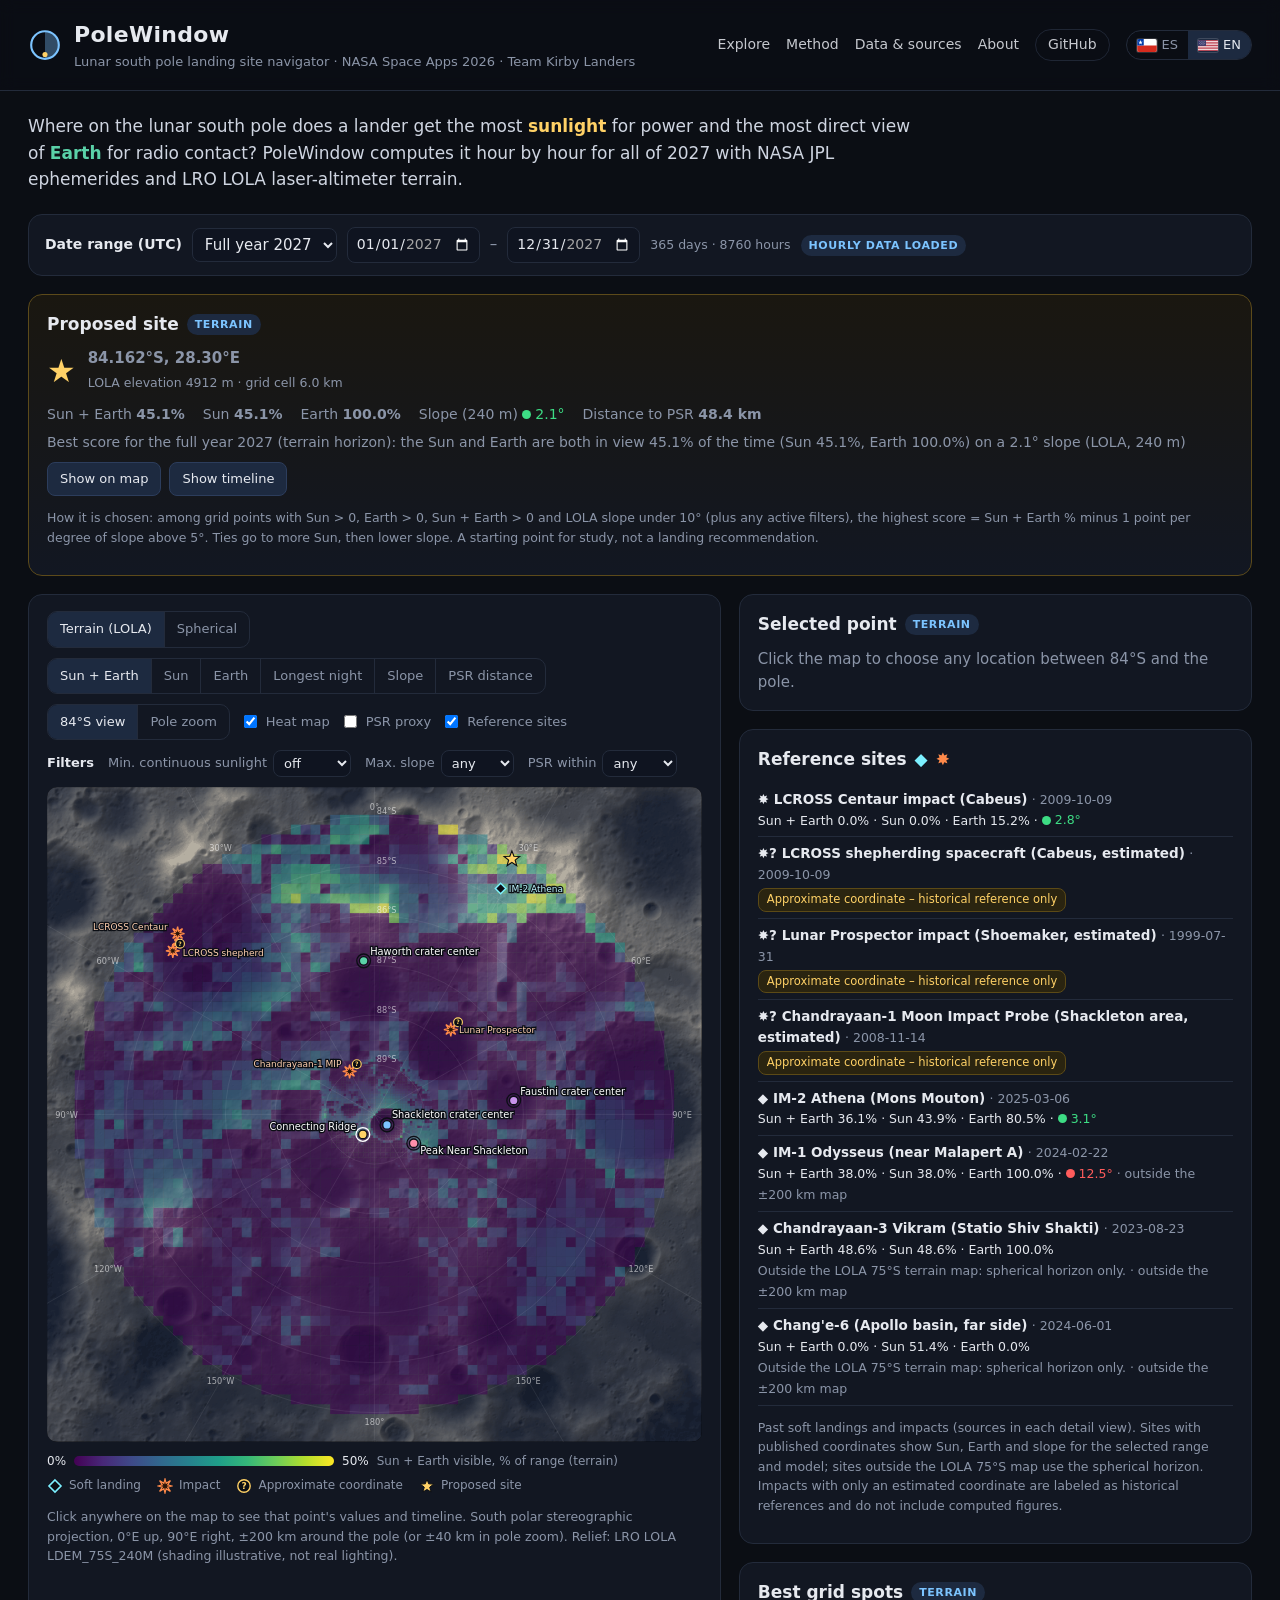
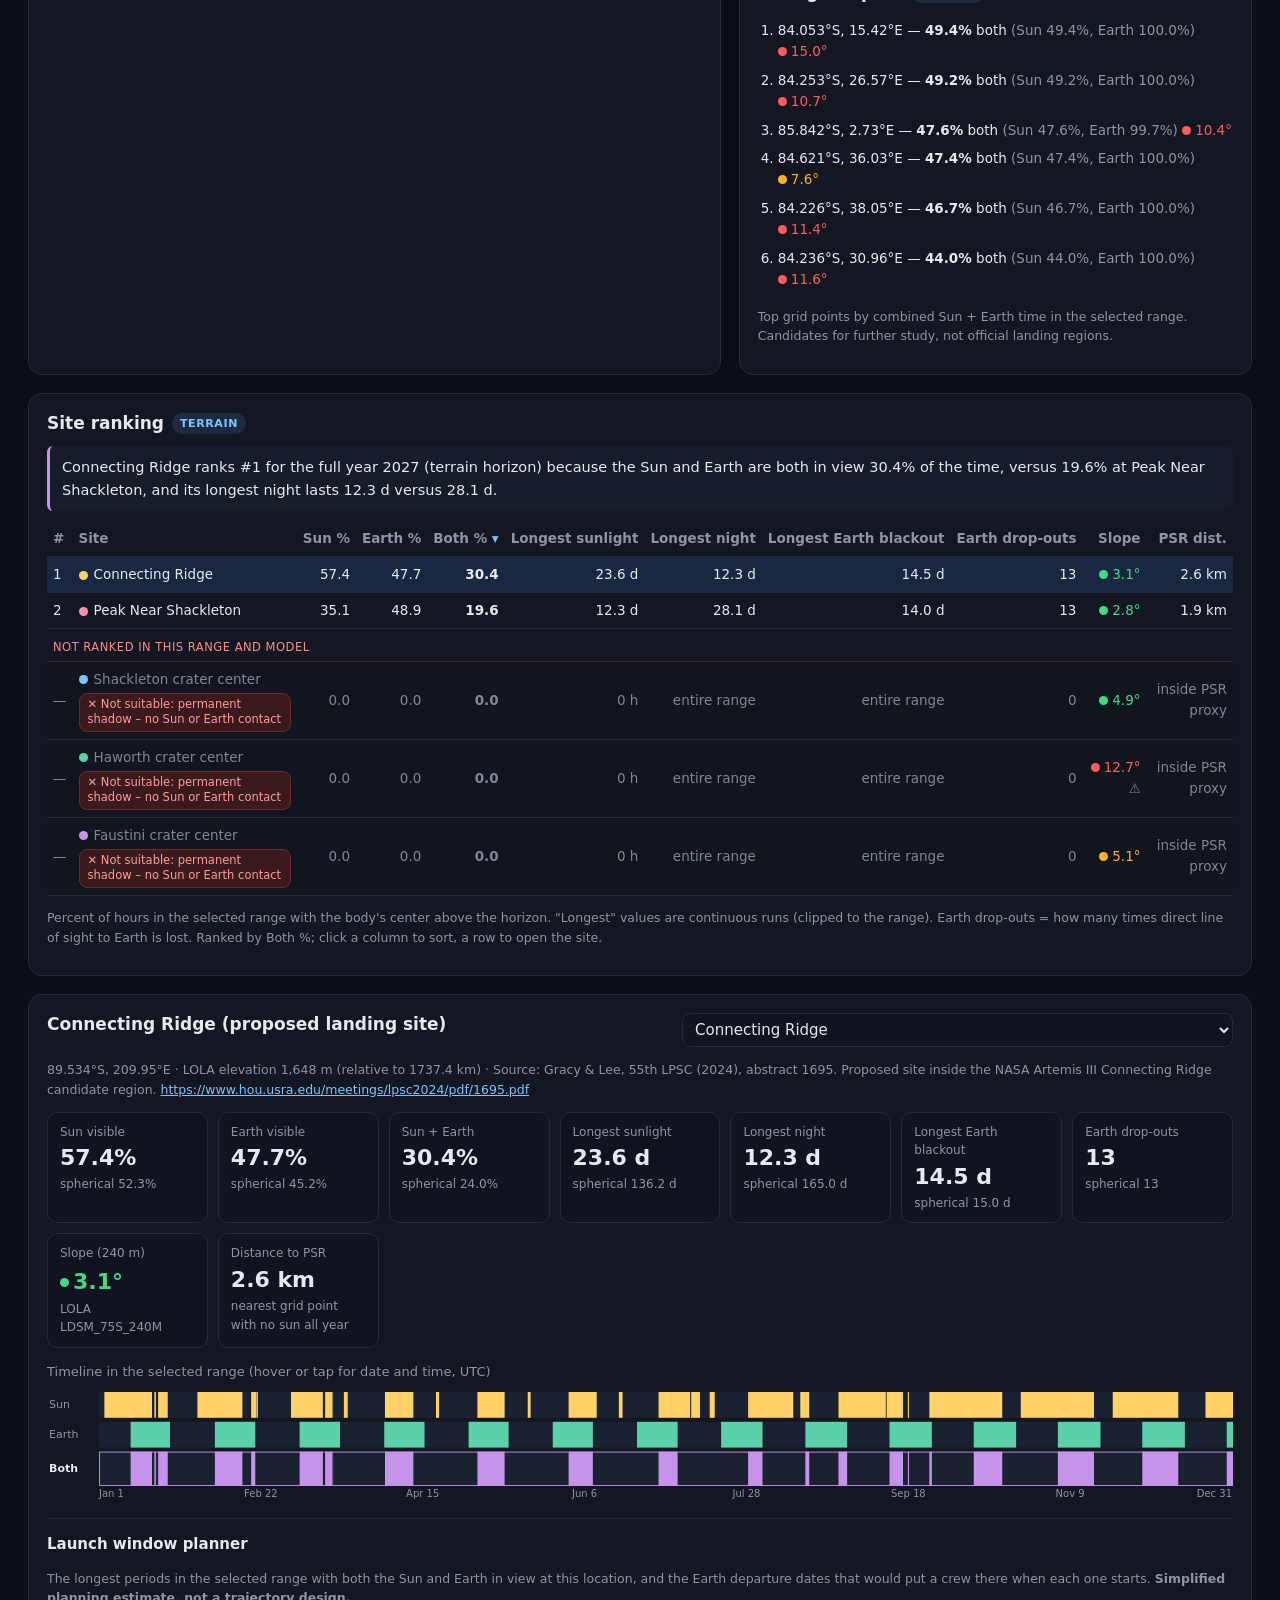
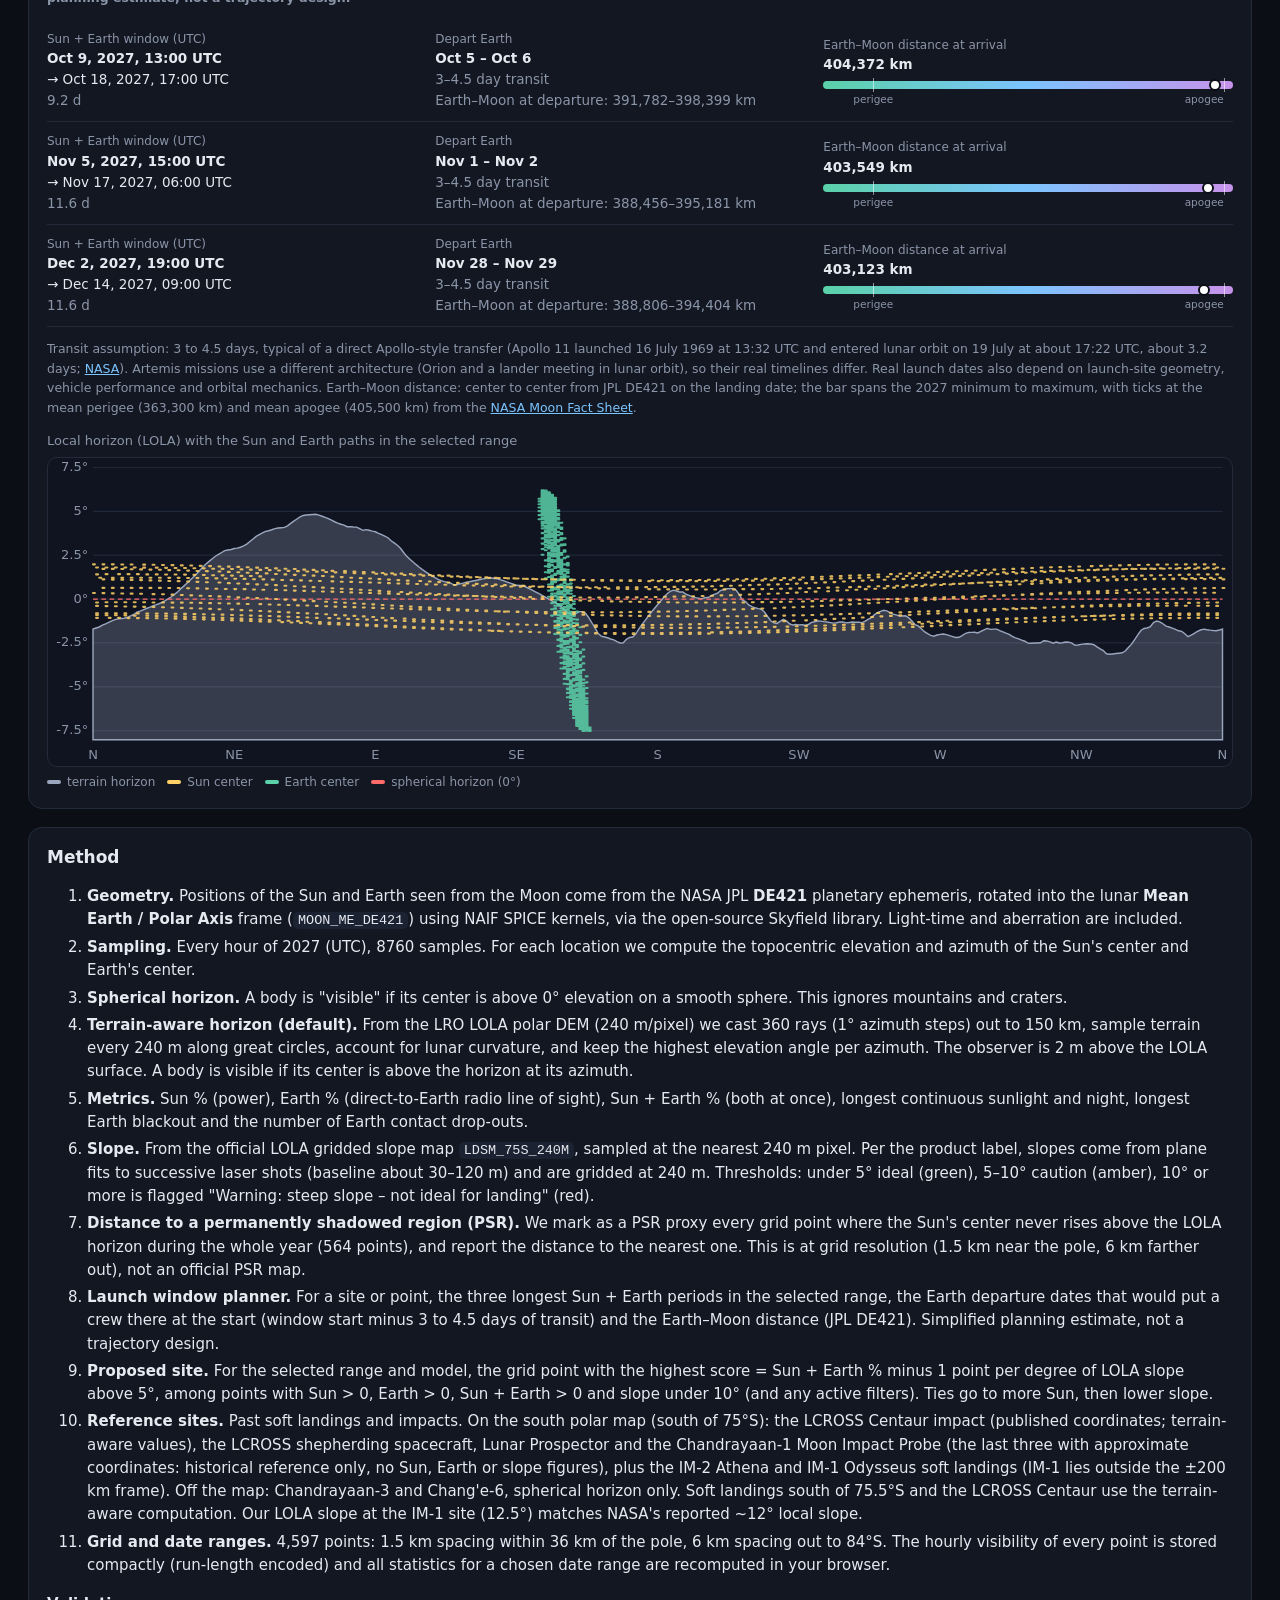
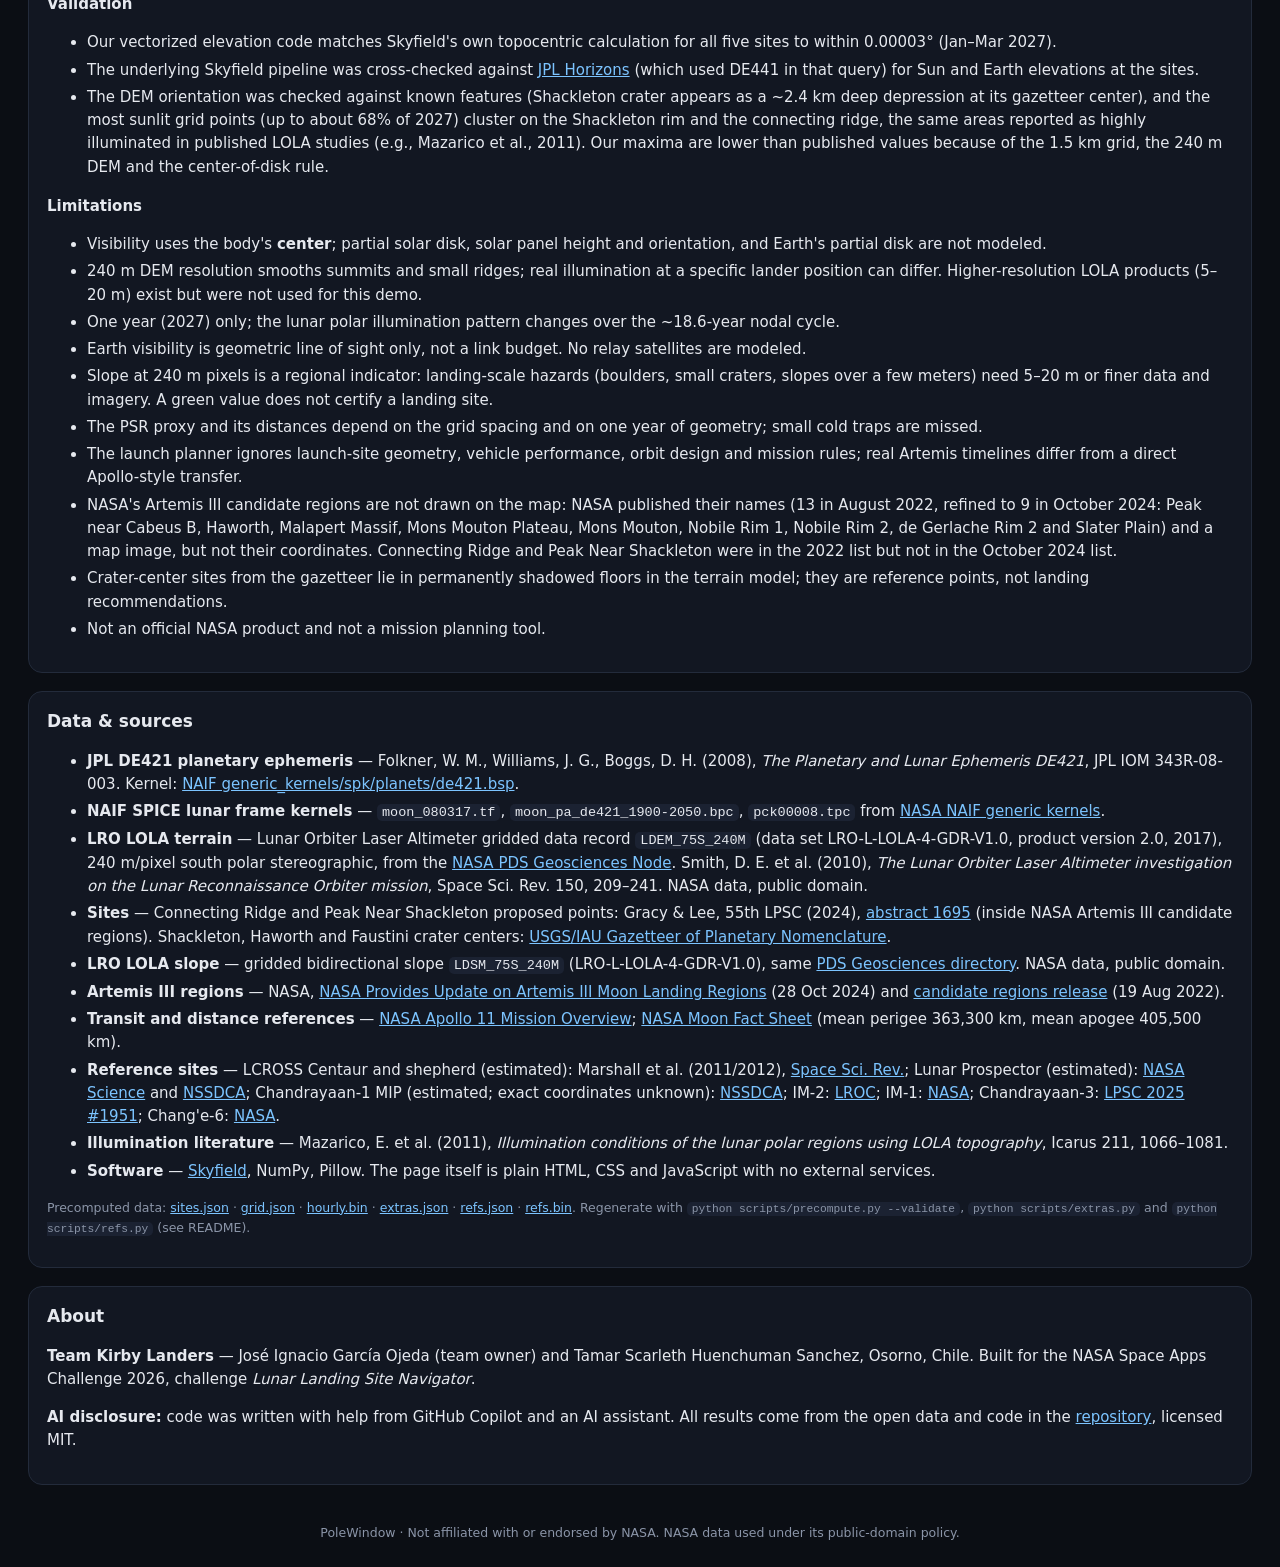
<file: index.html>
<!doctype html>
<html lang="en">
<head>
<meta charset="utf-8">
<meta name="viewport" content="width=device-width, initial-scale=1">
<title>PoleWindow — Lunar South Pole Landing Site Navigator</title>
<meta name="description" content="Compare lunar south pole landing sites by Sun and Earth visibility, computed with NASA JPL DE421 ephemerides, NAIF SPICE kernels and LRO LOLA terrain.">
<link rel="stylesheet" href="style.css">
</head>
<body>
<header class="top">
  <div class="brand">
    <svg viewBox="0 0 32 32" class="logo" aria-hidden="true"><circle cx="16" cy="16" r="13" fill="none" stroke="currentColor" stroke-width="2"/><path d="M16 3a13 13 0 0 1 0 26" fill="currentColor" opacity=".35"/><circle cx="16" cy="25" r="2.4" fill="#ffd166"/></svg>
    <div>
      <h1>PoleWindow</h1>
      <p class="tag" data-i18n="tag">Lunar south pole landing site navigator · NASA Space Apps 2026 · Team Kirby Landers</p>
    </div>
  </div>
  <nav>
    <a href="#explore" data-i18n="navExplore">Explore</a><a href="#method" data-i18n="navMethod">Method</a><a href="#sources" data-i18n="navSources">Data &amp; sources</a><a href="#about" data-i18n="navAbout">About</a>
    <a class="gh" href="https://github.com/garciaojedajoseignacio/polewindow" target="_blank" rel="noopener">GitHub</a>
    <div class="lang" role="group" aria-label="Language / Idioma">
      <button data-lang="es" title="Español (Chile)"><svg viewBox="0 0 30 20" class="flag" aria-hidden="true"><rect width="30" height="20" fill="#fff"/><rect y="10" width="30" height="10" fill="#d52b1e"/><rect width="10" height="10" fill="#0039a6"/><polygon fill="#fff" points="5,1.6 5.85,4.15 8.5,4.15 6.35,5.75 7.15,8.3 5,6.75 2.85,8.3 3.65,5.75 1.5,4.15 4.15,4.15"/></svg>ES</button>
      <button data-lang="en" title="English" class="on"><svg viewBox="0 0 38 20" class="flag" aria-hidden="true"><rect width="38" height="20" fill="#fff"/><g fill="#b22234"><rect width="38" height="1.54"/><rect y="3.08" width="38" height="1.54"/><rect y="6.15" width="38" height="1.54"/><rect y="9.23" width="38" height="1.54"/><rect y="12.31" width="38" height="1.54"/><rect y="15.38" width="38" height="1.54"/><rect y="18.46" width="38" height="1.54"/></g><rect width="15.2" height="10.77" fill="#3c3b6e"/><g fill="#fff"><circle cx="2.5" cy="2" r=".6"/><circle cx="6" cy="2" r=".6"/><circle cx="9.5" cy="2" r=".6"/><circle cx="13" cy="2" r=".6"/><circle cx="4.2" cy="4.2" r=".6"/><circle cx="7.7" cy="4.2" r=".6"/><circle cx="11.2" cy="4.2" r=".6"/><circle cx="2.5" cy="6.4" r=".6"/><circle cx="6" cy="6.4" r=".6"/><circle cx="9.5" cy="6.4" r=".6"/><circle cx="13" cy="6.4" r=".6"/><circle cx="4.2" cy="8.6" r=".6"/><circle cx="7.7" cy="8.6" r=".6"/><circle cx="11.2" cy="8.6" r=".6"/></g></svg>EN</button>
    </div>
  </nav>
</header>

<section class="hero">
  <p data-i18n-html="hero">Where on the lunar south pole does a lander get the most <b class="sun">sunlight</b> for power and the most direct view of <b class="earth">Earth</b> for radio contact? PoleWindow computes it hour by hour for all of <span data-year>2027</span> with NASA JPL ephemerides and LRO LOLA laser-altimeter terrain.</p>
</section>

<main id="explore" class="grid">
  <section class="card wide rangebar">
    <label for="preset" data-i18n="rangeLabel">Date range (UTC)</label>
    <select id="preset" aria-label="Preset"></select>
    <input type="date" id="d0" min="2027-01-01" max="2027-12-31" value="2027-01-01" aria-label="Start date">
    <span class="muted">–</span>
    <input type="date" id="d1" min="2027-01-01" max="2027-12-31" value="2027-12-31" aria-label="End date">
    <span id="rangeInfo" class="muted small"></span>
    <span id="loadState" class="pill warn" data-i18n="loading">Loading hourly data…</span>
  </section>

  <section class="card wide propcard" id="proposed">
    <h2><span data-i18n="propTitle">Proposed site</span> <span class="pill methodPill">terrain</span></h2>
    <div id="propBody" class="muted" data-i18n="loading2">Loading…</div>
    <p class="muted small" data-i18n-html="propRule">How it is chosen: among grid points with Sun &gt; 0, Earth &gt; 0, Sun + Earth &gt; 0 and LOLA slope under 10° (plus any active filters), the highest score = Sun + Earth % minus 1 point per degree of slope above 5°. Ties go to more Sun, then lower slope. A starting point for study, not a landing recommendation.</p>
  </section>

  <section class="card mapcard">
    <div class="controls">
      <div class="seg" role="group" aria-label="Horizon model">
        <button data-method="t" class="on" data-i18n="mTerrain">Terrain (LOLA)</button>
        <button data-method="s" data-i18n="mSpherical">Spherical</button>
      </div>
      <div class="seg" role="group" aria-label="Metric">
        <button data-metric="both" class="on" data-i18n="kBoth">Sun + Earth</button>
        <button data-metric="sun" data-i18n="kSun">Sun</button>
        <button data-metric="earth" data-i18n="kEarth">Earth</button>
        <button data-metric="dark" data-i18n="kDark">Longest night</button>
        <button data-metric="slope" data-i18n="kSlope">Slope</button>
        <button data-metric="psr" data-i18n="kPsr">PSR distance</button>
      </div>
      <div class="seg" role="group" aria-label="Zoom">
        <button data-zoom="full" class="on" data-i18n="zFull">84°S view</button>
        <button data-zoom="pole" data-i18n="zPole">Pole zoom</button>
      </div>
      <label class="chk"><input type="checkbox" id="heat" checked> <span data-i18n="heat">Heat map</span></label>
      <label class="chk"><input type="checkbox" id="psrLayer"> <span data-i18n="psrLayer">PSR proxy</span></label>
      <label class="chk"><input type="checkbox" id="refLayer" checked> <span data-i18n="refLayer">Reference sites</span></label>
    </div>
    <div class="filters">
      <span class="ftitle" data-i18n="fTitle">Filters</span>
      <label><span data-i18n="fSun">Min. continuous sunlight</span>
        <select id="fSun"><option value="0" data-i18n="fOff">off</option><option value="3">≥ 3 d</option><option value="6">≥ 6 d</option><option value="7">≥ 7 d</option><option value="10">≥ 10 d</option></select></label>
      <label><span data-i18n="fSlope">Max. slope</span>
        <select id="fSlope"><option value="99" data-i18n="fAny">any</option><option value="5">&lt; 5°</option><option value="10">&lt; 10°</option></select></label>
      <label><span data-i18n="fPsr">PSR within</span>
        <select id="fPsr"><option value="999" data-i18n="fAny2">any</option><option value="5">5 km</option><option value="10">10 km</option><option value="20">20 km</option></select></label>
      <span id="fCount" class="muted small"></span>
    </div>
    <div class="mapwrap">
      <svg id="map" viewBox="-200 -200 400 400" role="img" aria-label="South polar stereographic map of the lunar south pole">
        <image href="assets/lola_hillshade.png" x="-199.92" y="-199.92" width="399.84" height="399.84" preserveAspectRatio="none"/>
        <image id="poleimg" href="assets/lola_hillshade_pole.png" x="-40.08" y="-40.08" width="80.16" height="80.16" preserveAspectRatio="none" style="display:none"/>
        <g id="heatlayer"></g>
        <g id="graticule"></g>
        <g id="psrlayer" style="display:none"></g>
        <g id="reflayer"></g>
        <g id="sitelayer"></g>
        <g id="starlayer"></g>
        <g id="picklayer"></g>
      </svg>
      <div id="tip" class="tip" hidden></div>
    </div>
    <div class="legend"><span id="legLo">0%</span><div id="legBar" class="bar"></div><span id="legHi">100%</span><span id="legLabel" class="muted"></span></div>
    <div class="symleg" id="symLegend">
      <span class="cat"><svg viewBox="0 0 16 16" aria-hidden="true"><path d="M8 2L14 8L8 14L2 8Z" fill="#0b0e14" stroke="#7cf0ff" stroke-width="1.6"/></svg><span data-i18n="legLanding">Soft landing</span></span>
      <span class="cat"><svg viewBox="0 0 16 16" aria-hidden="true"><path d="M8 1L9.15 5.35L13.41 2.59L10.65 6.85L15 8L10.65 9.15L13.41 13.41L9.15 10.65L8 15L6.85 10.65L2.59 13.41L5.35 9.15L1 8L5.35 6.85L2.59 2.59L6.85 5.35Z" fill="#2a1408" stroke="#ff8a4a" stroke-width="1.2"/></svg><span data-i18n="legImpact">Impact</span></span>
      <span class="cat"><svg viewBox="0 0 16 16" aria-hidden="true"><circle cx="8" cy="8" r="6.2" fill="#0b0e14" stroke="#ffd166" stroke-width="1.4"/><text x="8" y="11.2" text-anchor="middle" font-size="9" font-weight="700" fill="#ffd166" font-family="system-ui,sans-serif">?</text></svg><span data-i18n="legApprox">Approximate coordinate</span></span>
      <span class="cat"><svg viewBox="0 0 16 16" aria-hidden="true"><path d="M8 1.2L9.7 5.8L14.7 6.1L10.7 9.2L12.2 14L8 11.5L3.8 14L5.3 9.2L1.3 6.1L6.3 5.8Z" fill="#ffd166" stroke="#0b0e14" stroke-width="1"/></svg><span data-i18n="legProposed">Proposed site</span></span>
    </div>
    <p class="muted small" data-i18n="mapNote">Click anywhere on the map to see that point's values and timeline. South polar stereographic projection, 0°E up, 90°E right, ±200 km around the pole (or ±40 km in pole zoom). Relief: LRO LOLA LDEM_75S_240M (shading illustrative, not real lighting).</p>
  </section>

  <aside class="side">
    <section class="card" id="pick">
      <h2><span data-i18n="pickTitle">Selected point</span> <span class="pill methodPill">terrain</span></h2>
      <div id="pickBody" class="muted" data-i18n="pickEmpty">Click the map to choose any location between 84°S and the pole.</div>
      <div class="bands" id="pickBands" hidden><canvas></canvas><div class="btip" hidden></div></div>
      <button id="pickOpen" class="linkbtn" hidden data-i18n="pickOpen">Open full detail ↓</button>
    </section>

    <section class="card">
      <h2><span data-i18n="refTitle">Reference sites</span> <span class="refkey">◆</span> <span class="refkey impact">✸</span></h2>
      <ul id="refList" class="reflist"></ul>
      <p class="muted small" data-i18n="refNote">Past soft landings and impacts (sources in each detail view). Sites with published coordinates show Sun, Earth and slope for the selected range and model; sites outside the LOLA 75°S map use the spherical horizon. Impacts with only an estimated coordinate are labeled as historical references and do not include computed figures.</p>
    </section>

    <section class="card">
      <h2><span data-i18n="bestTitle">Best grid spots</span> <span class="pill methodPill">terrain</span></h2>
      <ol id="best" class="best"></ol>
      <p class="muted small" data-i18n="bestNote">Top grid points by combined Sun + Earth time in the selected range. Candidates for further study, not official landing regions.</p>
    </section>
  </aside>

  <section class="card wide">
    <h2><span data-i18n="rankTitle">Site ranking</span> <span class="pill methodPill">terrain</span></h2>
    <p id="why" class="why"></p>
    <div class="tablewrap">
    <table id="rank">
      <thead><tr>
        <th data-k="rank">#</th><th data-k="name" data-i18n="thSite">Site</th>
        <th data-k="sun_pct" class="num" data-i18n="thSun">Sun %</th>
        <th data-k="earth_pct" class="num" data-i18n="thEarth">Earth %</th>
        <th data-k="both_pct" class="num" data-i18n="thBoth">Both %</th>
        <th data-k="longest_sun_h" class="num" data-i18n="thLongSun">Longest sunlight</th>
        <th data-k="longest_dark_h" class="num" data-i18n="thLongDark">Longest night</th>
        <th data-k="longest_earth_outage_h" class="num" data-i18n="thBlackout">Longest Earth blackout</th>
        <th data-k="earth_interruptions" class="num" data-i18n="thDrops">Earth drop-outs</th>
        <th data-k="slope_deg" class="num" data-i18n="thSlope">Slope</th>
        <th data-k="psr_km" class="num" data-i18n="thPsr">PSR dist.</th>
      </tr></thead>
      <tbody></tbody>
    </table>
    </div>
    <p class="muted small" data-i18n-html="rankNote">Percent of hours in the selected range with the body's center above the horizon. "Longest" values are continuous runs (clipped to the range). Earth drop-outs = how many times direct line of sight to Earth is lost. Ranked by Both %; click a column to sort, a row to open the site.</p>
  </section>

  <section class="card wide" id="detail">
    <div class="detailhead">
      <h2 id="dName">Site detail</h2>
      <select id="dSel" aria-label="Choose site"></select>
    </div>
    <p id="dMeta" class="muted small"></p>
    <div class="stats" id="dStats"></div>
    <figure id="dBandsFig">
      <figcaption data-i18n="tlCap">Timeline in the selected range (hover or tap for date and time, UTC)</figcaption>
      <div class="bands big" id="dBands"><canvas></canvas><div class="btip" hidden></div></div>
    </figure>
    <section class="planner" id="planner">
      <h3 data-i18n="plTitle">Launch window planner</h3>
      <p class="muted small" data-i18n-html="plIntro">The longest periods in the selected range with both the Sun and Earth in view at this location, and the Earth departure dates that would put a crew there when each one starts. <b>Simplified planning estimate, not a trajectory design.</b></p>
      <div id="plBody"></div>
      <p class="muted small" data-i18n-html="plNote">Transit assumption: 3 to 4.5 days, typical of a direct Apollo-style transfer (Apollo 11 launched 16 July 1969 at 13:32 UTC and entered lunar orbit on 19 July at about 17:22 UTC, about 3.2 days; <a href="https://www.nasa.gov/history/apollo-11-mission-overview/" target="_blank" rel="noopener">NASA</a>). Artemis missions use a different architecture (Orion and a lander meeting in lunar orbit), so their real timelines differ. Real launch dates also depend on launch-site geometry, vehicle performance and orbital mechanics. Earth–Moon distance: center to center from JPL DE421 on the landing date; the bar spans the 2027 minimum to maximum, with ticks at the mean perigee (363,300 km) and mean apogee (405,500 km) from the <a href="https://nssdc.gsfc.nasa.gov/planetary/factsheet/moonfact.html" target="_blank" rel="noopener">NASA Moon Fact Sheet</a>.</p>
    </section>
    <figure id="hzFig">
      <figcaption data-i18n="hzCap">Local horizon (LOLA) with the Sun and Earth paths in the selected range</figcaption>
      <svg id="hz" viewBox="0 0 1000 260"></svg>
      <div class="keys"><span class="k terr"></span><span data-i18n="keyTerr">terrain horizon</span> <span class="k sunk"></span><span data-i18n="keySun">Sun center</span> <span class="k earthk"></span><span data-i18n="keyEarth">Earth center</span> <span class="k zero"></span><span data-i18n="keyZero">spherical horizon (0°)</span></div>
    </figure>
    <p id="hzNone" class="muted small" hidden data-i18n="hzNone">Horizon profiles are stored for the five cited sites; for grid points the timeline uses the same LOLA horizon method.</p>
  </section>

  <section class="card wide prose" id="method" data-i18n-html="method">
    <h2>Method</h2>
    <ol>
      <li><b>Geometry.</b> Positions of the Sun and Earth seen from the Moon come from the NASA JPL <b>DE421</b> planetary ephemeris, rotated into the lunar <b>Mean Earth / Polar Axis</b> frame (<code>MOON_ME_DE421</code>) using NAIF SPICE kernels, via the open-source Skyfield library. Light-time and aberration are included.</li>
      <li><b>Sampling.</b> Every hour of <span data-year>2027</span> (UTC), <span data-nhours>8760</span> samples. For each location we compute the topocentric elevation and azimuth of the Sun's center and Earth's center.</li>
      <li><b>Spherical horizon.</b> A body is "visible" if its center is above 0° elevation on a smooth sphere. This ignores mountains and craters.</li>
      <li><b>Terrain-aware horizon (default).</b> From the LRO LOLA polar DEM (240 m/pixel) we cast 360 rays (1° azimuth steps) out to <span class="rayKm">150</span> km, sample terrain every 240 m along great circles, account for lunar curvature, and keep the highest elevation angle per azimuth. The observer is <span class="obsH">2</span> m above the LOLA surface. A body is visible if its center is above the horizon at its azimuth.</li>
      <li><b>Metrics.</b> Sun % (power), Earth % (direct-to-Earth radio line of sight), Sun + Earth % (both at once), longest continuous sunlight and night, longest Earth blackout and the number of Earth contact drop-outs.</li>
      <li><b>Slope.</b> From the official LOLA gridded slope map <code>LDSM_75S_240M</code>, sampled at the nearest 240 m pixel. Per the product label, slopes come from plane fits to successive laser shots (baseline about 30–120 m) and are gridded at 240 m. Thresholds: under 5° ideal (green), 5–10° caution (amber), 10° or more is flagged "Warning: steep slope – not ideal for landing" (red).</li>
      <li><b>Distance to a permanently shadowed region (PSR).</b> We mark as a PSR proxy every grid point where the Sun's center never rises above the LOLA horizon during the whole year (<span class="nPsr">—</span> points), and report the distance to the nearest one. This is at grid resolution (1.5 km near the pole, 6 km farther out), not an official PSR map.</li>
      <li><b>Launch window planner.</b> For a site or point, the three longest Sun + Earth periods in the selected range, the Earth departure dates that would put a crew there at the start (window start minus 3 to 4.5 days of transit) and the Earth–Moon distance (JPL DE421). Simplified planning estimate, not a trajectory design.</li>
      <li><b>Proposed site.</b> For the selected range and model, the grid point with the highest score = Sun + Earth % minus 1 point per degree of LOLA slope above 5°, among points with Sun &gt; 0, Earth &gt; 0, Sun + Earth &gt; 0 and slope under 10° (and any active filters). Ties go to more Sun, then lower slope.</li>
      <li><b>Reference sites.</b> Past soft landings and impacts. On the south polar map (south of 75°S): the LCROSS Centaur impact (published coordinates; terrain-aware values), the LCROSS shepherding spacecraft, Lunar Prospector and the Chandrayaan-1 Moon Impact Probe (the last three with approximate coordinates: historical reference only, no Sun, Earth or slope figures), plus the IM-2 Athena and IM-1 Odysseus soft landings (IM-1 lies outside the ±200 km frame). Off the map: Chandrayaan-3 and Chang'e-6, spherical horizon only. Soft landings south of 75.5°S and the LCROSS Centaur use the terrain-aware computation. Our LOLA slope at the IM-1 site (12.5°) matches NASA's reported ~12° local slope.</li>
      <li><b>Grid and date ranges.</b> <span class="gridN">—</span> points: 1.5 km spacing within 36 km of the pole, 6 km spacing out to 84°S. The hourly visibility of every point is stored compactly (run-length encoded) and all statistics for a chosen date range are recomputed in your browser.</li>
    </ol>
    <h3>Validation</h3>
    <ul>
      <li>Our vectorized elevation code matches Skyfield's own topocentric calculation for all five sites to <span class="valDiff">—</span>° (Jan–Mar 2027).</li>
      <li>The underlying Skyfield pipeline was cross-checked against <a href="https://ssd.jpl.nasa.gov/horizons/" target="_blank" rel="noopener">JPL Horizons</a> (which used DE441 in that query) for Sun and Earth elevations at the sites.</li>
      <li>The DEM orientation was checked against known features (Shackleton crater appears as a ~2.4 km deep depression at its gazetteer center), and the most sunlit grid points (up to about 68% of 2027) cluster on the Shackleton rim and the connecting ridge, the same areas reported as highly illuminated in published LOLA studies (e.g., Mazarico et al., 2011). Our maxima are lower than published values because of the 1.5 km grid, the 240 m DEM and the center-of-disk rule.</li>
    </ul>
    <h3>Limitations</h3>
    <ul>
      <li>Visibility uses the body's <b>center</b>; partial solar disk, solar panel height and orientation, and Earth's partial disk are not modeled.</li>
      <li>240 m DEM resolution smooths summits and small ridges; real illumination at a specific lander position can differ. Higher-resolution LOLA products (5–20 m) exist but were not used for this demo.</li>
      <li>One year (2027) only; the lunar polar illumination pattern changes over the ~18.6-year nodal cycle.</li>
      <li>Earth visibility is geometric line of sight only, not a link budget. No relay satellites are modeled.</li>
      <li>Slope at 240 m pixels is a regional indicator: landing-scale hazards (boulders, small craters, slopes over a few meters) need 5–20 m or finer data and imagery. A green value does not certify a landing site.</li>
      <li>The PSR proxy and its distances depend on the grid spacing and on one year of geometry; small cold traps are missed.</li>
      <li>The launch planner ignores launch-site geometry, vehicle performance, orbit design and mission rules; real Artemis timelines differ from a direct Apollo-style transfer.</li>
      <li>NASA's Artemis III candidate regions are not drawn on the map: NASA published their names (13 in August 2022, refined to 9 in October 2024: Peak near Cabeus B, Haworth, Malapert Massif, Mons Mouton Plateau, Mons Mouton, Nobile Rim 1, Nobile Rim 2, de Gerlache Rim 2 and Slater Plain) and a map image, but not their coordinates. Connecting Ridge and Peak Near Shackleton were in the 2022 list but not in the October 2024 list.</li>
      <li>Crater-center sites from the gazetteer lie in permanently shadowed floors in the terrain model; they are reference points, not landing recommendations.</li>
      <li>Not an official NASA product and not a mission planning tool.</li>
    </ul>
  </section>

  <section class="card wide prose" id="sources" data-i18n-html="sources">
    <h2>Data &amp; sources</h2>
    <ul>
      <li><b>JPL DE421 planetary ephemeris</b> — Folkner, W. M., Williams, J. G., Boggs, D. H. (2008), <i>The Planetary and Lunar Ephemeris DE421</i>, JPL IOM 343R-08-003. Kernel: <a href="https://naif.jpl.nasa.gov/pub/naif/generic_kernels/spk/planets/" target="_blank" rel="noopener">NAIF generic_kernels/spk/planets/de421.bsp</a>.</li>
      <li><b>NAIF SPICE lunar frame kernels</b> — <code>moon_080317.tf</code>, <code>moon_pa_de421_1900-2050.bpc</code>, <code>pck00008.tpc</code> from <a href="https://naif.jpl.nasa.gov/pub/naif/generic_kernels/" target="_blank" rel="noopener">NASA NAIF generic kernels</a>.</li>
      <li><b>LRO LOLA terrain</b> — Lunar Orbiter Laser Altimeter gridded data record <code>LDEM_75S_240M</code> (data set LRO-L-LOLA-4-GDR-V1.0, product version 2.0, 2017), 240 m/pixel south polar stereographic, from the <a href="https://pds-geosciences.wustl.edu/lro/lro-l-lola-3-rdr-v1/lrolol_1xxx/data/lola_gdr/polar/img/" target="_blank" rel="noopener">NASA PDS Geosciences Node</a>. Smith, D. E. et al. (2010), <i>The Lunar Orbiter Laser Altimeter investigation on the Lunar Reconnaissance Orbiter mission</i>, Space Sci. Rev. 150, 209–241. NASA data, public domain.</li>
      <li><b>Sites</b> — Connecting Ridge and Peak Near Shackleton proposed points: Gracy &amp; Lee, 55th LPSC (2024), <a href="https://www.hou.usra.edu/meetings/lpsc2024/pdf/1695.pdf" target="_blank" rel="noopener">abstract 1695</a> (inside NASA Artemis III candidate regions). Shackleton, Haworth and Faustini crater centers: <a href="https://planetarynames.wr.usgs.gov/" target="_blank" rel="noopener">USGS/IAU Gazetteer of Planetary Nomenclature</a>.</li>
      <li><b>LRO LOLA slope</b> — gridded bidirectional slope <code>LDSM_75S_240M</code> (LRO-L-LOLA-4-GDR-V1.0), same <a href="https://pds-geosciences.wustl.edu/lro/lro-l-lola-3-rdr-v1/lrolol_1xxx/data/lola_gdr/polar/img/" target="_blank" rel="noopener">PDS Geosciences directory</a>. NASA data, public domain.</li>
      <li><b>Artemis III regions</b> — NASA, <a href="https://www.nasa.gov/news-release/nasa-provides-update-on-artemis-iii-moon-landing-regions/" target="_blank" rel="noopener">NASA Provides Update on Artemis III Moon Landing Regions</a> (28 Oct 2024) and <a href="https://www.nasa.gov/news-release/nasa-identifies-candidate-regions-for-landing-next-americans-on-moon/" target="_blank" rel="noopener">candidate regions release</a> (19 Aug 2022).</li>
      <li><b>Transit and distance references</b> — <a href="https://www.nasa.gov/history/apollo-11-mission-overview/" target="_blank" rel="noopener">NASA Apollo 11 Mission Overview</a>; <a href="https://nssdc.gsfc.nasa.gov/planetary/factsheet/moonfact.html" target="_blank" rel="noopener">NASA Moon Fact Sheet</a> (mean perigee 363,300 km, mean apogee 405,500 km).</li>
      <li><b>Reference sites</b> — LCROSS Centaur and shepherd (estimated): Marshall et al. (2011/2012), <a href="https://doi.org/10.1007/s11214-011-9765-0" target="_blank" rel="noopener">Space Sci. Rev.</a>; Lunar Prospector (estimated): <a href="https://science.nasa.gov/mission/lunar-prospector/" target="_blank" rel="noopener">NASA Science</a> and <a href="https://nssdc.gsfc.nasa.gov/planetary/lunar/lunar_artifact_impacts.html" target="_blank" rel="noopener">NSSDCA</a>; Chandrayaan-1 MIP (estimated; exact coordinates unknown): <a href="https://nssdc.gsfc.nasa.gov/planetary/lunar/lunar_artifact_impacts.html" target="_blank" rel="noopener">NSSDCA</a>; IM-2: <a href="https://lroc.im-ldi.com/images/1408" target="_blank" rel="noopener">LROC</a>; IM-1: <a href="https://www.nasa.gov/missions/lro/nasas-lro-images-intuitive-machines-odysseus-lander/" target="_blank" rel="noopener">NASA</a>; Chandrayaan-3: <a href="https://www.hou.usra.edu/meetings/lpsc2025/pdf/1951.pdf" target="_blank" rel="noopener">LPSC 2025 #1951</a>; Chang'e-6: <a href="https://www.nasa.gov/centers-and-facilities/goddard/nasas-lro-spots-chinas-change-6-spacecraft-on-lunar-far-side/" target="_blank" rel="noopener">NASA</a>.</li>
      <li><b>Illumination literature</b> — Mazarico, E. et al. (2011), <i>Illumination conditions of the lunar polar regions using LOLA topography</i>, Icarus 211, 1066–1081.</li>
      <li><b>Software</b> — <a href="https://rhodesmill.org/skyfield/" target="_blank" rel="noopener">Skyfield</a>, NumPy, Pillow. The page itself is plain HTML, CSS and JavaScript with no external services.</li>
    </ul>
    <p class="muted small">Precomputed data: <a href="data/sites.json">sites.json</a> · <a href="data/grid.json">grid.json</a> · <a href="data/hourly.bin">hourly.bin</a> · <a href="data/extras.json">extras.json</a> · <a href="data/refs.json">refs.json</a> · <a href="data/refs.bin">refs.bin</a>. Regenerate with <code>python scripts/precompute.py --validate</code>, <code>python scripts/extras.py</code> and <code>python scripts/refs.py</code> (see README).</p>
  </section>

  <section class="card wide prose" id="about" data-i18n-html="about">
    <h2>About</h2>
    <p><b>Team Kirby Landers</b> — José Ignacio García Ojeda (team owner) and Tamar Scarleth Huenchuman Sanchez, Osorno, Chile. Built for the NASA Space Apps Challenge 2026, challenge <i>Lunar Landing Site Navigator</i>.</p>
    <p><b>AI disclosure:</b> code was written with help from GitHub Copilot and an AI assistant. All results come from the open data and code in the <a href="https://github.com/garciaojedajoseignacio/polewindow" target="_blank" rel="noopener">repository</a>, licensed MIT.</p>
  </section>
</main>
<footer class="foot muted small" data-i18n="footer">PoleWindow · Not affiliated with or endorsed by NASA. NASA data used under its public-domain policy.</footer>
<script src="i18n.js"></script>
<script src="app.js"></script>
</body>
</html>
</file>
<file: style.css>
:root{--bg:#0b0e14;--card:#121722;--line:#232b3b;--fg:#e6e9ef;--mut:#8b95a8;--acc:#7cc4ff;--sun:#ffd166;--earth:#5ad1a8;--both:#c792ea;--radius:14px}
*{box-sizing:border-box}
html{scroll-behavior:smooth}
body{margin:0;background:radial-gradient(1200px 600px at 70% -10%,#16203a 0,transparent 60%),var(--bg);color:var(--fg);font:15px/1.55 system-ui,-apple-system,"Segoe UI",Roboto,Inter,sans-serif}
a{color:var(--acc)}
code{background:#1b2232;padding:1px 5px;border-radius:5px;font-size:.9em}
.top{display:flex;justify-content:space-between;align-items:center;gap:16px;flex-wrap:wrap;padding:18px 28px;border-bottom:1px solid var(--line);position:sticky;top:0;background:rgba(11,14,20,.85);backdrop-filter:blur(8px);z-index:5}
.brand{display:flex;gap:12px;align-items:center}
.logo{width:34px;height:34px;color:var(--acc)}
h1{margin:0;font-size:22px;letter-spacing:.3px}
.tag{margin:0;color:var(--mut);font-size:13px}
nav{display:flex;gap:16px;flex-wrap:wrap}
nav a{color:var(--fg);text-decoration:none;font-size:14px;opacity:.85}
nav a:hover{opacity:1;color:var(--acc)}
nav .gh{border:1px solid var(--line);padding:4px 12px;border-radius:999px}
.hero{max-width:1400px;margin:0 auto;padding:22px 28px 4px}
.hero p{margin:0;font-size:17px;max-width:900px;color:#cfd5e1}
b.sun{color:var(--sun)} b.earth{color:var(--earth)}
.grid{max-width:1400px;margin:0 auto;padding:18px 28px 28px;display:grid;grid-template-columns:minmax(0,1.35fr) minmax(0,1fr);gap:18px}
.card{background:var(--card);border:1px solid var(--line);border-radius:var(--radius);padding:16px 18px}
.wide{grid-column:1/-1}
.side{display:flex;flex-direction:column;gap:18px;min-width:0}
h2{margin:0 0 10px;font-size:17px;display:flex;align-items:center;gap:8px}
h3{font-size:15px;margin:16px 0 6px}
.pill{font-size:11px;font-weight:600;text-transform:uppercase;letter-spacing:.6px;background:#1d2a40;color:var(--acc);padding:2px 8px;border-radius:999px}
.muted{color:var(--mut)} .small{font-size:12.5px}
.controls{display:flex;gap:10px;flex-wrap:wrap;align-items:center;margin-bottom:10px}
.seg{display:inline-flex;border:1px solid var(--line);border-radius:10px;overflow:hidden}
.seg button{background:transparent;color:var(--mut);border:0;padding:7px 12px;font:inherit;font-size:13px;cursor:pointer}
.seg button+button{border-left:1px solid var(--line)}
.seg button.on{background:#1d2a40;color:var(--fg)}
.chk{font-size:13px;color:var(--mut);display:flex;gap:6px;align-items:center}
.mapwrap{position:relative}
#map{width:100%;height:auto;aspect-ratio:1/1;display:block;border-radius:10px;background:#000;cursor:crosshair;touch-action:manipulation}
#graticule circle,#graticule line{stroke:rgba(255,255,255,.22);stroke-width:.35;fill:none;vector-effect:non-scaling-stroke}
#graticule text{fill:rgba(255,255,255,.6)}
.site circle{stroke:#0b0e14}
.site text{fill:#fff;paint-order:stroke;stroke:#0b0e14;pointer-events:none}
.site{cursor:pointer}
.site.sel circle.ring{stroke:#fff;fill:none}
.tip{position:absolute;pointer-events:none;background:rgba(10,13,20,.92);border:1px solid var(--line);padding:6px 9px;border-radius:8px;font-size:12px;white-space:nowrap;transform:translate(12px,12px)}
.legend{display:flex;align-items:center;gap:8px;margin:10px 0 2px;font-size:12px}
.legend .bar{flex:0 1 260px;height:10px;border-radius:5px}
.tablewrap{overflow-x:auto}
table{width:100%;border-collapse:collapse;font-size:13.5px}
th,td{padding:7px 6px;border-bottom:1px solid var(--line);text-align:left}
th{color:var(--mut);font-weight:600;cursor:pointer;user-select:none;white-space:nowrap}
th.sorted::after{content:" ▾";color:var(--acc)} th.sorted.asc::after{content:" ▴"}
td.num,th.num{text-align:right;font-variant-numeric:tabular-nums}
tbody tr{cursor:pointer} tbody tr:hover{background:#18203000;background:#172033}
tbody tr.sel{background:#1a2740}
.dot{display:inline-block;width:9px;height:9px;border-radius:50%;margin-right:6px;vertical-align:middle}
.best{margin:0;padding-left:20px;font-size:13.5px}
.best li{padding:4px 0;cursor:pointer}
.best li:hover{color:var(--acc)}
.kv{display:grid;grid-template-columns:auto 1fr 1fr;gap:4px 12px;font-size:13.5px;font-variant-numeric:tabular-nums}
.kv .h{color:var(--mut);font-size:12px}
.detailhead{display:flex;justify-content:space-between;align-items:center;gap:10px;flex-wrap:wrap}
select{background:#0f1420;color:var(--fg);border:1px solid var(--line);border-radius:8px;padding:6px 8px;font:inherit}
.stats{display:grid;grid-template-columns:repeat(auto-fit,minmax(150px,1fr));gap:10px;margin:10px 0 14px}
.stat{background:#0f1420;border:1px solid var(--line);border-radius:10px;padding:10px 12px}
.stat .v{font-size:22px;font-weight:650;font-variant-numeric:tabular-nums}
.stat .l{font-size:12px;color:var(--mut)}
.stat .s{font-size:12px;color:var(--mut)}
.charts{display:grid;grid-template-columns:1fr 1fr;gap:18px}
figure{margin:0}
figcaption{font-size:13px;color:var(--mut);margin-bottom:6px}
.charts svg{width:100%;height:auto;background:#0f1420;border:1px solid var(--line);border-radius:10px;display:block}
.charts svg text{fill:var(--mut);font-size:10px}
.keys{font-size:12px;color:var(--mut);margin-top:6px;display:flex;gap:6px 12px;flex-wrap:wrap;align-items:center}
.k{display:inline-block;width:14px;height:4px;border-radius:2px;margin-right:-6px}
.k.terr{background:#9aa6bd}.k.sunk{background:var(--sun)}.k.earthk{background:var(--earth)}.k.bothk{background:var(--both)}.k.zero{background:#ff6b6b}
.prose{max-width:none}
.prose li{margin:4px 0}
.foot{text-align:center;padding:10px 0 30px}
@media (max-width:980px){.grid{grid-template-columns:minmax(0,1fr)}.charts{grid-template-columns:1fr}.top{position:static}}
@media (max-width:560px){.grid,.hero{padding-left:12px;padding-right:12px}.top{padding:12px}.seg button{padding:6px 8px;font-size:12px}}

.rasterwrap{background:#0f1420;border:1px solid var(--line);border-radius:10px;padding:8px 8px 4px}
#tl{width:100%;height:214px;image-rendering:pixelated;display:block;border-radius:4px}
.months{display:flex;justify-content:space-between;font-size:10px;color:var(--mut);padding-top:4px}
.k.nonek{background:#1a2130;border:1px solid #2a3348}
.lang{display:inline-flex;border:1px solid var(--line);border-radius:999px;overflow:hidden}
.lang button{display:flex;align-items:center;gap:5px;background:transparent;color:var(--mut);border:0;padding:4px 10px;font:inherit;font-size:13px;cursor:pointer}
.lang button.on{background:#1d2a40;color:var(--fg)}
.flag{width:20px;height:13px;border-radius:2px;display:block;box-shadow:0 0 0 1px rgba(255,255,255,.15)}
nav{align-items:center}
.rangebar{display:flex;flex-wrap:wrap;align-items:center;gap:8px 10px;padding:12px 16px}
.rangebar label{font-weight:600;font-size:14px}
input[type=date]{background:#0f1420;color:var(--fg);border:1px solid var(--line);border-radius:8px;padding:5px 8px;font:inherit;font-size:14px;color-scheme:dark}
.pill.warn{background:#3a2e14;color:#ffd166}
.why{margin:2px 0 10px;padding:10px 12px;border-left:3px solid var(--both);background:#161c2a;border-radius:6px;font-size:14.5px}
.bands{position:relative;margin-top:10px}
.bands canvas{width:100%;height:96px;display:block;cursor:crosshair;touch-action:pan-y}
.bands.big canvas{height:110px}
.btip{position:absolute;top:-6px;transform:translate(-50%,-100%);pointer-events:none;background:rgba(10,13,20,.95);border:1px solid var(--line);padding:5px 8px;border-radius:8px;font-size:12px;white-space:nowrap;z-index:3}
.linkbtn{background:none;border:0;color:var(--acc);font:inherit;font-size:13px;cursor:pointer;padding:6px 0 0}
#detail figure{margin-top:14px}
#hz{width:100%;height:auto;background:#0f1420;border:1px solid var(--line);border-radius:10px;display:block}
#hz text{fill:var(--mut);font-size:11px}
.grid>*{min-width:0}
.filters{display:flex;flex-wrap:wrap;gap:6px 14px;align-items:center;margin:0 0 10px;font-size:13px;color:var(--mut)}
.filters label{display:flex;gap:6px;align-items:center}
.filters select{padding:4px 6px;font-size:13px}
.ftitle{font-weight:600;color:var(--fg)}
.sl{display:inline-flex;align-items:center;gap:4px;font-variant-numeric:tabular-nums;white-space:nowrap}
.sl::before{content:"";width:9px;height:9px;border-radius:50%;background:currentColor}
.sl.ok{color:#3ddc84}.sl.warn{color:#ffb020}.sl.bad{color:#ff5c5c}
.warnbox{margin:8px 0 0;padding:7px 10px;border-radius:8px;background:#3a1717;color:#ffb3b3;font-size:13px;border:1px solid #6b2a2a}
.cautionbox{margin:8px 0 0;padding:7px 10px;border-radius:8px;background:#33280f;color:#ffd58a;font-size:13px;border:1px solid #5c4716}
tr.nomatch td{opacity:.45}
.planner{margin-top:16px;padding-top:6px;border-top:1px solid var(--line)}
.planner h3{margin:8px 0 4px}
.plrow{display:grid;grid-template-columns:1.2fr 1.2fr 1.3fr;gap:10px;align-items:center;padding:10px 0;border-bottom:1px solid var(--line);font-size:13.5px}
.plrow .l{color:var(--mut);font-size:12px}
.dbar{position:relative;height:8px;border-radius:4px;background:linear-gradient(90deg,#5ad1a8,#7cc4ff 50%,#c792ea);margin:6px 0 2px}
.dbar .dot{position:absolute;top:50%;width:12px;height:12px;border-radius:50%;background:#fff;border:2px solid #0b0e14;transform:translate(-50%,-50%)}
.dbar-l{position:relative;height:14px;font-size:10.5px;color:var(--mut)}
.dbar-l span{position:absolute;transform:translateX(-50%);white-space:nowrap}
.legend .cat{display:inline-flex;align-items:center;gap:4px;margin-right:8px}
@media (max-width:640px){.plrow{grid-template-columns:1fr}}

tr.unsuit td{color:#7d8698;background:#11151e}
tr.unsuit td b{color:#7d8698}
tr.sep td{padding:10px 6px 4px;font-size:11.5px;text-transform:uppercase;letter-spacing:.5px;color:#ff8a8a;border-bottom:1px solid #4a2626;cursor:default}
tr.sep:hover{background:none}
.nosuit{display:inline-block;margin-top:3px;padding:3px 8px;border-radius:8px;line-height:1.35;background:#3a1a1d;color:#ff9a9a;border:1px solid #6b2a2f;font-size:11.5px;white-space:normal}
.unsuitbox{margin:8px 0 0;padding:7px 10px;border-radius:8px;background:#2a1418;color:#ff9a9a;font-size:13px;border:1px solid #6b2a2f}
#rank td:nth-child(2){min-width:200px}

.propcard{border-color:#5c4a1a;background:linear-gradient(180deg,#1a1710,#121722)}
.prophead{display:flex;gap:12px;align-items:center}
.bigstar{font-size:32px;color:#ffd166;line-height:1}
.propvals{display:flex;flex-wrap:wrap;gap:6px 18px;margin:10px 0 6px;font-size:14px}
.propwhy{margin:6px 0 8px;font-size:14px}
.propbtns{display:flex;gap:8px;flex-wrap:wrap}
.btn{background:#1d2a40;color:var(--fg);border:1px solid #2c3d5c;border-radius:8px;padding:6px 12px;font:inherit;font-size:13px;cursor:pointer}
.btn:hover{border-color:var(--acc)}
.reflist{list-style:none;margin:0;padding:0;font-size:13.5px}
.reflist li{padding:6px 0;border-bottom:1px solid var(--line);cursor:pointer}
.reflist li:hover b{color:var(--acc)}
.refkey{color:#7cf0ff}
.refkey.impact{color:#ff8a4a}
.ref{cursor:pointer}
.ref text.lbl{fill:#bff7ff;paint-order:stroke;stroke:#0b0e14;pointer-events:none}
.ref.impact text.lbl{fill:#ffd0b0}
.ref text.qmark{fill:#ffd166;paint-order:stroke;stroke:#0b0e14;pointer-events:none;font-family:system-ui,sans-serif}
.ref.sel path.landing{stroke:#fff}
.ref.sel path.impact{stroke:#fff}
.ref.sel circle.qbadge{stroke:#fff}
.star{cursor:pointer}
.symleg{display:flex;flex-wrap:wrap;gap:8px 16px;align-items:center;margin:6px 0 2px;font-size:12px;color:var(--mut)}
.symleg .cat{display:inline-flex;align-items:center;gap:6px}
.symleg svg{width:16px;height:16px;flex:0 0 auto;display:block}
.approxtag{display:inline-block;margin-top:3px;padding:3px 8px;border-radius:8px;line-height:1.35;background:#2a2410;color:#ffd166;border:1px solid #5c4a16;font-size:11.5px;white-space:normal}
.histbox{margin:8px 0 0;padding:10px 12px;border-radius:8px;background:#2a2410;color:#ffd58a;font-size:13.5px;border:1px solid #5c4a16}
.reflist li.approx{cursor:pointer}
@media (max-width:560px){.symleg{gap:6px 12px;font-size:11.5px}.symleg svg{width:14px;height:14px}}
</file>
